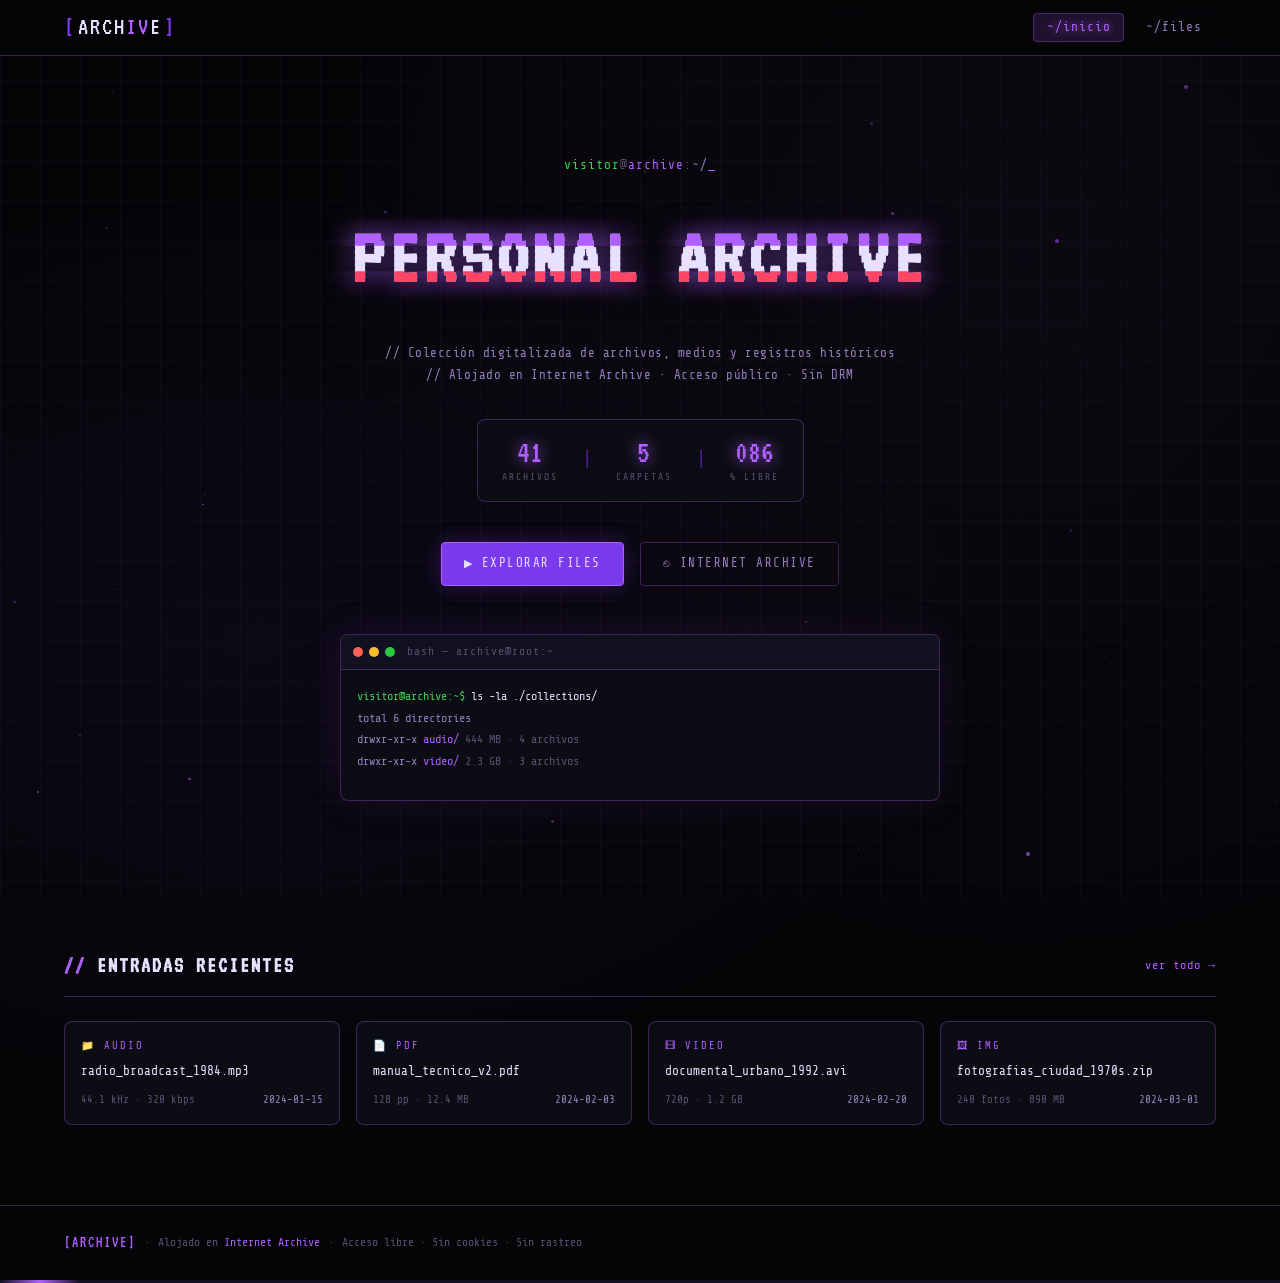
<file: index.html>
<!DOCTYPE html>
<html lang="es">
<head>
  <meta charset="UTF-8" />
  <meta name="viewport" content="width=device-width, initial-scale=1.0" />
  <title>ARCHIVE // ROOT</title>
  <link rel="stylesheet" href="style.css" />
  <!-- Fuente monospace desde Google Fonts -->
  <link href="https://fonts.googleapis.com/css2?family=Share+Tech+Mono&family=VT323&family=Courier+Prime:wght@400;700&display=swap" rel="stylesheet" />
</head>
<body>

  <!-- ═══════════════════════════════════════════
       NAVBAR SUPERIOR
  ═══════════════════════════════════════════ -->
  <nav class="navbar" id="navbar">
    <div class="nav-inner">
      <!-- Logo / nombre del archivo -->
      <a href="index.html" class="nav-logo">
        <span class="logo-bracket">[</span>
        <span class="logo-text">ARCH<span class="logo-accent">IV</span>E</span>
        <span class="logo-bracket">]</span>
      </a>

      <!-- Menú de navegación -->
      <ul class="nav-links">
        <li><a href="index.html" class="nav-link active">~/inicio</a></li>
        <li><a href="files.html" class="nav-link">~/files</a></li>
      </ul>

      <!-- Botón hamburguesa para móvil -->
      <button class="hamburger" id="hamburger" aria-label="Menú">
        <span></span><span></span><span></span>
      </button>
    </div>

    <!-- Menú móvil desplegable -->
    <div class="mobile-menu" id="mobileMenu">
      <a href="index.html" class="mobile-link active">~/inicio</a>
      <a href="files.html" class="mobile-link">~/files</a>
    </div>
  </nav>

  <!-- ═══════════════════════════════════════════
       HERO / PANTALLA PRINCIPAL
  ═══════════════════════════════════════════ -->
  <main class="hero">

    <!-- Rejilla de fondo decorativa -->
    <div class="bg-grid" aria-hidden="true"></div>

    <!-- Partículas de fondo -->
    <div class="particles" id="particles" aria-hidden="true"></div>

    <!-- Contenedor central del hero -->
    <div class="hero-content">

      <!-- Línea de "ruta" al estilo terminal -->
      <p class="terminal-path" id="terminalPath">
        <span class="path-user">visitor</span><span class="path-at">@</span><span class="path-host">archive</span><span class="path-colon">:</span><span class="path-dir">~/</span><span class="cursor-blink">_</span>
      </p>

      <!-- Título principal con animación de glitch -->
      <h1 class="hero-title glitch" data-text="PERSONAL ARCHIVE">
        PERSONAL ARCHIVE
      </h1>

      <!-- Subtítulo descriptivo -->
      <p class="hero-subtitle">
        // Colección digitalizada de archivos, medios y registros históricos<br />
        // Alojado en Internet Archive · Acceso público · Sin DRM
      </p>

      <!-- Estadísticas rápidas tipo dashboard -->
      <div class="stats-row">
        <div class="stat-item">
          <span class="stat-number" data-target="48">00</span>
          <span class="stat-label">ARCHIVOS</span>
        </div>
        <div class="stat-divider">|</div>
        <div class="stat-item">
          <span class="stat-number" data-target="6">0</span>
          <span class="stat-label">CARPETAS</span>
        </div>
        <div class="stat-divider">|</div>
        <div class="stat-item">
          <span class="stat-number" data-target="100">00</span>
          <span class="stat-label">% LIBRE</span>
        </div>
      </div>

      <!-- Botones de acción -->
      <div class="hero-actions">
        <a href="files.html" class="btn btn-primary">
          <span class="btn-icon">▶</span> EXPLORAR FILES
        </a>
        <a href="https://archive.org" target="_blank" rel="noopener" class="btn btn-ghost">
          <span class="btn-icon">⎋</span> INTERNET ARCHIVE
        </a>
      </div>

    </div>

    <!-- Bloque tipo terminal en la parte inferior del hero -->
    <div class="terminal-widget">
      <div class="terminal-header">
        <span class="t-dot t-red"></span>
        <span class="t-dot t-yellow"></span>
        <span class="t-dot t-green"></span>
        <span class="t-title">bash — archive@root:~</span>
      </div>
      <div class="terminal-body" id="terminalBody">
        <!-- Las líneas se inyectan con JS -->
      </div>
    </div>

  </main>

  <!-- ═══════════════════════════════════════════
       SECCIÓN: ÚLTIMAS ENTRADAS
  ═══════════════════════════════════════════ -->
  <section class="recent-section">
    <div class="section-header">
      <h2 class="section-title"><span class="accent">//</span> ENTRADAS RECIENTES</h2>
      <a href="files.html" class="see-all">ver todo →</a>
    </div>

    <div class="recent-grid">
      <!-- Tarjeta reciente 1 -->
      <a href="https://archive.org/details/example-item-1" target="_blank" rel="noopener" class="recent-card">
        <div class="card-type">📁 AUDIO</div>
        <div class="card-name">radio_broadcast_1984.mp3</div>
        <div class="card-meta">
          <span>44.1 kHz · 320 kbps</span>
          <span class="card-date">2024-01-15</span>
        </div>
      </a>

      <!-- Tarjeta reciente 2 -->
      <a href="https://archive.org/details/example-item-2" target="_blank" rel="noopener" class="recent-card">
        <div class="card-type">📄 PDF</div>
        <div class="card-name">manual_tecnico_v2.pdf</div>
        <div class="card-meta">
          <span>128 pp · 12.4 MB</span>
          <span class="card-date">2024-02-03</span>
        </div>
      </a>

      <!-- Tarjeta reciente 3 -->
      <a href="https://archive.org/details/example-item-3" target="_blank" rel="noopener" class="recent-card">
        <div class="card-type">🎞 VIDEO</div>
        <div class="card-name">documental_urbano_1992.avi</div>
        <div class="card-meta">
          <span>720p · 1.2 GB</span>
          <span class="card-date">2024-02-20</span>
        </div>
      </a>

      <!-- Tarjeta reciente 4 -->
      <a href="https://archive.org/details/example-item-4" target="_blank" rel="noopener" class="recent-card">
        <div class="card-type">🖼 IMG</div>
        <div class="card-name">fotografias_ciudad_1970s.zip</div>
        <div class="card-meta">
          <span>240 fotos · 890 MB</span>
          <span class="card-date">2024-03-01</span>
        </div>
      </a>
    </div>
  </section>

  <!-- ═══════════════════════════════════════════
       FOOTER
  ═══════════════════════════════════════════ -->
  <footer class="footer">
    <div class="footer-inner">
      <span class="footer-logo">[ARCHIVE]</span>
      <span class="footer-sep">·</span>
      <span class="footer-text">Alojado en <a href="https://archive.org" target="_blank" rel="noopener">Internet Archive</a></span>
      <span class="footer-sep">·</span>
      <span class="footer-text">Acceso libre · Sin cookies · Sin rastreo</span>
    </div>
    <div class="footer-line">
      <!-- Línea decorativa animada -->
      <div class="scan-line"></div>
    </div>
  </footer>

  <script src="script.js"></script>
</body>
</html>
</file>
<file: style.css>
/* ═══════════════════════════════════════════════════════════════
   ARCHIVE — style.css
   Tema: Oscuro · Cyber · Morado · Monospace
   Compatible con: GitHub Pages (sin backend)
   ═══════════════════════════════════════════════════════════════ */

/* ─── VARIABLES GLOBALES ─── */
:root {
  /* Paleta de colores */
  --bg-base:        #050508;      /* Fondo principal casi negro */
  --bg-surface:     #0c0c14;      /* Tarjetas y superficies */
  --bg-elevated:    #111120;      /* Elementos elevados */
  --bg-hover:       #16162a;      /* Estado hover */

  /* Morados */
  --purple-bright:  #b060ff;      /* Acento principal */
  --purple-mid:     #7c3aed;      /* Acento secundario */
  --purple-dim:     #4c1d95;      /* Acento tenue */
  --purple-glow:    rgba(176, 96, 255, 0.15);  /* Resplandor */
  --purple-border:  rgba(176, 96, 255, 0.3);   /* Bordes */

  /* Texto */
  --text-primary:   #e8e0ff;      /* Texto principal */
  --text-secondary: #9580c0;      /* Texto secundario */
  --text-muted:     #5a5070;      /* Texto apagado */
  --text-accent:    #b060ff;      /* Texto acento */

  /* Estados */
  --green-ok:       #39d353;      /* Verde terminal */
  --red-err:        #ff4466;      /* Rojo error */
  --yellow-warn:    #ffd600;      /* Amarillo advertencia */

  /* Tipografía */
  --font-mono:      'Share Tech Mono', 'Courier Prime', monospace;
  --font-display:   'VT323', monospace;

  /* Espaciado */
  --nav-height:     56px;
  --radius-sm:      4px;
  --radius-md:      8px;
  --radius-lg:      12px;

  /* Transiciones */
  --transition:     150ms cubic-bezier(0.4, 0, 0.2, 1);
  --transition-slow: 300ms cubic-bezier(0.4, 0, 0.2, 1);
}

/* ─── RESET BÁSICO ─── */
*, *::before, *::after {
  box-sizing: border-box;
  margin: 0;
  padding: 0;
}

html {
  scroll-behavior: smooth;
  font-size: 16px;
}

body {
  font-family: var(--font-mono);
  background-color: var(--bg-base);
  color: var(--text-primary);
  min-height: 100vh;
  line-height: 1.6;
  /* Textura de ruido sutil en el fondo */
  background-image:
    radial-gradient(ellipse at 20% 50%, rgba(124, 58, 237, 0.06) 0%, transparent 50%),
    radial-gradient(ellipse at 80% 20%, rgba(176, 96, 255, 0.04) 0%, transparent 50%);
  overflow-x: hidden;
}

/* Scrollbar personalizada */
::-webkit-scrollbar { width: 6px; }
::-webkit-scrollbar-track { background: var(--bg-base); }
::-webkit-scrollbar-thumb { background: var(--purple-mid); border-radius: 3px; }
::-webkit-scrollbar-thumb:hover { background: var(--purple-bright); }

/* Selección de texto */
::selection {
  background: var(--purple-mid);
  color: var(--text-primary);
}

a {
  color: inherit;
  text-decoration: none;
}

ul { list-style: none; }

/* ─── REJILLA DE FONDO DECORATIVA ─── */
.bg-grid {
  position: absolute;
  inset: 0;
  background-image:
    linear-gradient(rgba(176, 96, 255, 0.04) 1px, transparent 1px),
    linear-gradient(90deg, rgba(176, 96, 255, 0.04) 1px, transparent 1px);
  background-size: 40px 40px;
  pointer-events: none;
  z-index: 0;
}

/* ─── CLASE DE ACENTO ─── */
.accent { color: var(--purple-bright); }

/* ─── CURSOR PARPADEANTE ─── */
.cursor-blink {
  color: var(--purple-bright);
  animation: blink 1s step-end infinite;
}

@keyframes blink {
  0%, 100% { opacity: 1; }
  50%       { opacity: 0; }
}

/* ═══════════════════════════════════════════════
   NAVBAR
   ═══════════════════════════════════════════════ */
.navbar {
  position: fixed;
  top: 0; left: 0; right: 0;
  height: var(--nav-height);
  background: rgba(5, 5, 8, 0.85);
  backdrop-filter: blur(12px);
  -webkit-backdrop-filter: blur(12px);
  border-bottom: 1px solid var(--purple-border);
  z-index: 1000;
  /* Animación de entrada */
  animation: slideDown 0.4s ease;
}

@keyframes slideDown {
  from { transform: translateY(-100%); opacity: 0; }
  to   { transform: translateY(0);     opacity: 1; }
}

.nav-inner {
  max-width: 1200px;
  margin: 0 auto;
  padding: 0 1.5rem;
  height: 100%;
  display: flex;
  align-items: center;
  gap: 2rem;
}

/* Logo */
.nav-logo {
  font-family: var(--font-display);
  font-size: 1.6rem;
  letter-spacing: 2px;
  display: flex;
  align-items: center;
  gap: 2px;
  transition: color var(--transition);
  flex-shrink: 0;
}
.logo-bracket { color: var(--purple-mid); }
.logo-text    { color: var(--text-primary); }
.logo-accent  { color: var(--purple-bright); }
.nav-logo:hover { text-shadow: 0 0 12px var(--purple-bright); }

/* Links de nav */
.nav-links {
  display: flex;
  gap: 0.5rem;
  margin-left: auto;
}

.nav-link {
  font-size: 0.8rem;
  color: var(--text-secondary);
  padding: 0.4rem 0.8rem;
  border: 1px solid transparent;
  border-radius: var(--radius-sm);
  transition: all var(--transition);
  letter-spacing: 1px;
}

.nav-link:hover,
.nav-link.active {
  color: var(--purple-bright);
  border-color: var(--purple-border);
  background: var(--purple-glow);
  text-shadow: 0 0 8px var(--purple-bright);
}

/* Botón hamburguesa (móvil) */
.hamburger {
  display: none;
  flex-direction: column;
  gap: 5px;
  background: none;
  border: none;
  cursor: pointer;
  padding: 4px;
  margin-left: auto;
}

.hamburger span {
  display: block;
  width: 22px;
  height: 2px;
  background: var(--text-secondary);
  border-radius: 1px;
  transition: all var(--transition);
}

.hamburger.open span:nth-child(1) { transform: rotate(45deg) translate(5px, 5px); background: var(--purple-bright); }
.hamburger.open span:nth-child(2) { opacity: 0; }
.hamburger.open span:nth-child(3) { transform: rotate(-45deg) translate(5px, -5px); background: var(--purple-bright); }

/* Menú móvil */
.mobile-menu {
  display: none;
  flex-direction: column;
  gap: 0;
  background: var(--bg-surface);
  border-top: 1px solid var(--purple-border);
  padding: 0.5rem 0;
  animation: fadeIn 0.2s ease;
}

.mobile-menu.open { display: flex; }

.mobile-link {
  padding: 0.75rem 1.5rem;
  font-size: 0.85rem;
  color: var(--text-secondary);
  letter-spacing: 1px;
  border-left: 2px solid transparent;
  transition: all var(--transition);
}

.mobile-link:hover,
.mobile-link.active {
  color: var(--purple-bright);
  border-left-color: var(--purple-bright);
  background: var(--purple-glow);
}

/* ═══════════════════════════════════════════════
   HERO — index.html
   ═══════════════════════════════════════════════ */
.hero {
  position: relative;
  min-height: 100vh;
  display: flex;
  flex-direction: column;
  align-items: center;
  justify-content: center;
  padding: calc(var(--nav-height) + 2rem) 1.5rem 2rem;
  overflow: hidden;
}

/* Partículas del fondo */
.particles {
  position: absolute;
  inset: 0;
  pointer-events: none;
  z-index: 0;
}

.particle {
  position: absolute;
  width: 2px;
  height: 2px;
  background: var(--purple-bright);
  border-radius: 50%;
  opacity: 0;
  animation: floatParticle var(--duration, 8s) ease-in-out infinite;
  animation-delay: var(--delay, 0s);
}

@keyframes floatParticle {
  0%   { opacity: 0; transform: translateY(0) scale(1); }
  20%  { opacity: 0.6; }
  80%  { opacity: 0.3; }
  100% { opacity: 0; transform: translateY(-80px) scale(0.5); }
}

/* Contenido del hero */
.hero-content {
  position: relative;
  z-index: 1;
  max-width: 720px;
  width: 100%;
  text-align: center;
  animation: fadeInUp 0.6s ease 0.2s both;
}

@keyframes fadeInUp {
  from { opacity: 0; transform: translateY(20px); }
  to   { opacity: 1; transform: translateY(0); }
}

@keyframes fadeIn {
  from { opacity: 0; }
  to   { opacity: 1; }
}

/* Línea terminal de ruta */
.terminal-path {
  font-size: 0.8rem;
  color: var(--text-muted);
  margin-bottom: 1.2rem;
  letter-spacing: 1px;
}
.path-user   { color: var(--green-ok); }
.path-at     { color: var(--text-muted); }
.path-host   { color: var(--purple-bright); }
.path-colon  { color: var(--text-muted); }
.path-dir    { color: var(--text-secondary); }

/* Título principal con efecto glitch */
.hero-title {
  font-family: var(--font-display);
  font-size: clamp(2.5rem, 8vw, 5rem);
  letter-spacing: 4px;
  color: var(--text-primary);
  text-shadow: 0 0 30px rgba(176, 96, 255, 0.5);
  margin-bottom: 1.2rem;
  position: relative;
}

/* Efecto glitch con pseudoelementos */
.glitch::before,
.glitch::after {
  content: attr(data-text);
  position: absolute;
  top: 0; left: 0; right: 0;
  pointer-events: none;
}

.glitch::before {
  color: var(--purple-bright);
  animation: glitch1 4s infinite;
  clip-path: polygon(0 20%, 100% 20%, 100% 40%, 0 40%);
}

.glitch::after {
  color: var(--red-err);
  animation: glitch2 4s infinite;
  clip-path: polygon(0 60%, 100% 60%, 100% 80%, 0 80%);
}

@keyframes glitch1 {
  0%, 90%, 100% { transform: translate(0); opacity: 0; }
  92%            { transform: translate(-3px, 1px); opacity: 0.8; }
  94%            { transform: translate(3px, -1px); opacity: 0.8; }
  96%            { transform: translate(-1px, 2px); opacity: 0.8; }
}

@keyframes glitch2 {
  0%, 88%, 100% { transform: translate(0); opacity: 0; }
  90%            { transform: translate(3px, -2px); opacity: 0.6; }
  92%            { transform: translate(-3px, 2px); opacity: 0.6; }
}

/* Subtítulo */
.hero-subtitle {
  font-size: 0.78rem;
  color: var(--text-secondary);
  letter-spacing: 0.5px;
  line-height: 1.8;
  margin-bottom: 2rem;
  padding: 0 1rem;
}

/* Estadísticas */
.stats-row {
  display: flex;
  align-items: center;
  justify-content: center;
  gap: 1.5rem;
  margin-bottom: 2.5rem;
  padding: 1rem 1.5rem;
  background: var(--bg-surface);
  border: 1px solid var(--purple-border);
  border-radius: var(--radius-md);
  width: fit-content;
  margin-left: auto;
  margin-right: auto;
}

.stat-item {
  display: flex;
  flex-direction: column;
  align-items: center;
  gap: 2px;
}

.stat-number {
  font-family: var(--font-display);
  font-size: 2rem;
  color: var(--purple-bright);
  text-shadow: 0 0 15px var(--purple-bright);
  line-height: 1;
}

.stat-label {
  font-size: 0.6rem;
  color: var(--text-muted);
  letter-spacing: 2px;
}

.stat-divider {
  color: var(--purple-dim);
  font-size: 1.2rem;
}

/* Botones de acción */
.hero-actions {
  display: flex;
  gap: 1rem;
  justify-content: center;
  flex-wrap: wrap;
  margin-bottom: 3rem;
}

.btn {
  display: inline-flex;
  align-items: center;
  gap: 0.5rem;
  padding: 0.7rem 1.4rem;
  font-family: var(--font-mono);
  font-size: 0.78rem;
  letter-spacing: 1.5px;
  border-radius: var(--radius-sm);
  border: 1px solid;
  cursor: pointer;
  transition: all var(--transition);
  white-space: nowrap;
}

.btn-primary {
  background: var(--purple-mid);
  border-color: var(--purple-bright);
  color: var(--text-primary);
  box-shadow: 0 0 20px rgba(124, 58, 237, 0.3);
}

.btn-primary:hover {
  background: var(--purple-bright);
  box-shadow: 0 0 30px rgba(176, 96, 255, 0.5);
  transform: translateY(-1px);
}

.btn-ghost {
  background: transparent;
  border-color: var(--purple-border);
  color: var(--text-secondary);
}

.btn-ghost:hover {
  border-color: var(--purple-bright);
  color: var(--purple-bright);
  background: var(--purple-glow);
}

.btn-icon { font-size: 0.7rem; }

/* ─── WIDGET TERMINAL ─── */
.terminal-widget {
  position: relative;
  z-index: 1;
  width: 100%;
  max-width: 600px;
  background: var(--bg-surface);
  border: 1px solid var(--purple-border);
  border-radius: var(--radius-md);
  overflow: hidden;
  box-shadow: 0 0 40px rgba(176, 96, 255, 0.1);
  animation: fadeInUp 0.6s ease 0.5s both;
}

.terminal-header {
  display: flex;
  align-items: center;
  gap: 6px;
  padding: 0.5rem 0.75rem;
  background: var(--bg-elevated);
  border-bottom: 1px solid var(--purple-border);
}

.t-dot {
  width: 10px; height: 10px;
  border-radius: 50%;
  flex-shrink: 0;
}
.t-red    { background: #ff5f56; }
.t-yellow { background: #ffbd2e; }
.t-green  { background: #27c93f; }

.t-title {
  font-size: 0.7rem;
  color: var(--text-muted);
  margin-left: 6px;
  letter-spacing: 1px;
}

.terminal-body {
  padding: 1rem;
  font-size: 0.75rem;
  min-height: 130px;
  line-height: 1.8;
}

/* Líneas del terminal con animación de escritura */
.t-line {
  display: block;
  opacity: 0;
  animation: typeIn 0.3s ease forwards;
}

@keyframes typeIn {
  from { opacity: 0; transform: translateX(-4px); }
  to   { opacity: 1; transform: translateX(0); }
}

.t-line .prompt  { color: var(--green-ok); }
.t-line .cmd     { color: var(--text-primary); }
.t-line .output  { color: var(--text-secondary); }
.t-line .success { color: var(--green-ok); }
.t-line .warn    { color: var(--yellow-warn); }
.t-line .purple  { color: var(--purple-bright); }
.t-line .muted   { color: var(--text-muted); }

/* ═══════════════════════════════════════════════
   SECCIÓN ENTRADAS RECIENTES
   ═══════════════════════════════════════════════ */
.recent-section {
  max-width: 1200px;
  margin: 0 auto;
  padding: 3rem 1.5rem;
}

.section-header {
  display: flex;
  align-items: center;
  justify-content: space-between;
  margin-bottom: 1.5rem;
  padding-bottom: 0.75rem;
  border-bottom: 1px solid var(--purple-border);
}

.section-title {
  font-family: var(--font-display);
  font-size: 1.4rem;
  letter-spacing: 2px;
  color: var(--text-primary);
}

.see-all {
  font-size: 0.75rem;
  color: var(--purple-bright);
  letter-spacing: 1px;
  transition: text-shadow var(--transition);
}
.see-all:hover { text-shadow: 0 0 8px var(--purple-bright); }

.recent-grid {
  display: grid;
  grid-template-columns: repeat(auto-fill, minmax(240px, 1fr));
  gap: 1rem;
}

/* Tarjetas recientes */
.recent-card {
  display: block;
  background: var(--bg-surface);
  border: 1px solid var(--purple-border);
  border-radius: var(--radius-md);
  padding: 1rem;
  transition: all var(--transition-slow);
  animation: fadeInUp 0.5s ease both;
}

.recent-card:nth-child(1) { animation-delay: 0.1s; }
.recent-card:nth-child(2) { animation-delay: 0.2s; }
.recent-card:nth-child(3) { animation-delay: 0.3s; }
.recent-card:nth-child(4) { animation-delay: 0.4s; }

.recent-card:hover {
  border-color: var(--purple-bright);
  background: var(--bg-hover);
  transform: translateY(-3px);
  box-shadow: 0 8px 30px rgba(176, 96, 255, 0.15);
}

.card-type {
  font-size: 0.65rem;
  color: var(--purple-bright);
  letter-spacing: 2px;
  margin-bottom: 0.4rem;
}

.card-name {
  font-size: 0.8rem;
  color: var(--text-primary);
  margin-bottom: 0.6rem;
  white-space: nowrap;
  overflow: hidden;
  text-overflow: ellipsis;
}

.card-meta {
  display: flex;
  justify-content: space-between;
  font-size: 0.68rem;
  color: var(--text-muted);
}

.card-date { color: var(--text-secondary); }

/* ═══════════════════════════════════════════════
   FOOTER
   ═══════════════════════════════════════════════ */
.footer {
  border-top: 1px solid var(--purple-border);
  margin-top: 2rem;
}

.footer-inner {
  max-width: 1200px;
  margin: 0 auto;
  padding: 1.5rem;
  display: flex;
  align-items: center;
  flex-wrap: wrap;
  gap: 0.5rem;
  font-size: 0.72rem;
}

.footer-logo {
  color: var(--purple-bright);
  font-family: var(--font-display);
  font-size: 1rem;
  letter-spacing: 2px;
}

.footer-sep  { color: var(--text-muted); }
.footer-text { color: var(--text-muted); }
.footer-text a { color: var(--purple-bright); }
.footer-text a:hover { text-shadow: 0 0 8px var(--purple-bright); }

/* Línea decorativa animada (scan line) */
.footer-line {
  height: 3px;
  background: var(--bg-elevated);
  overflow: hidden;
}

.scan-line {
  height: 100%;
  width: 80px;
  background: linear-gradient(90deg, transparent, var(--purple-bright), transparent);
  animation: scanMove 3s linear infinite;
}

@keyframes scanMove {
  from { transform: translateX(-80px); }
  to   { transform: translateX(calc(100vw + 80px)); }
}

/* ═══════════════════════════════════════════════
   FILES.HTML — ENCABEZADO
   ═══════════════════════════════════════════════ */
.files-header {
  position: relative;
  padding: calc(var(--nav-height) + 2.5rem) 1.5rem 2rem;
  overflow: hidden;
  border-bottom: 1px solid var(--purple-border);
}

.files-header-content {
  position: relative;
  z-index: 1;
  max-width: 1200px;
  margin: 0 auto;
  animation: fadeInUp 0.5s ease;
}

/* Breadcrumb */
.breadcrumb {
  font-size: 0.8rem;
  color: var(--text-muted);
  margin-bottom: 0.8rem;
  letter-spacing: 1px;
}
.bc-link { color: var(--purple-bright); transition: text-shadow var(--transition); }
.bc-link:hover { text-shadow: 0 0 8px var(--purple-bright); }
.bc-sep  { color: var(--text-muted); margin: 0 4px; }
.bc-current { color: var(--text-secondary); }

.files-title {
  font-family: var(--font-display);
  font-size: clamp(1.8rem, 5vw, 3rem);
  letter-spacing: 3px;
  color: var(--text-primary);
  text-shadow: 0 0 20px rgba(176, 96, 255, 0.3);
  margin-bottom: 0.5rem;
}

.files-subtitle {
  font-size: 0.78rem;
  color: var(--text-secondary);
  margin-bottom: 1rem;
}

/* Línea de permisos estilo ls */
.dir-info {
  display: flex;
  gap: 1rem;
  font-size: 0.72rem;
  color: var(--text-muted);
  flex-wrap: wrap;
}

/* ═══════════════════════════════════════════════
   SECCIÓN DE BÚSQUEDA
   ═══════════════════════════════════════════════ */
.search-section {
  padding: 1.5rem;
  border-bottom: 1px solid var(--purple-border);
  position: sticky;
  top: var(--nav-height);
  background: rgba(5, 5, 8, 0.92);
  backdrop-filter: blur(12px);
  z-index: 100;
}

.search-container {
  max-width: 1200px;
  margin: 0 auto;
}

/* Input de búsqueda */
.search-wrapper {
  display: flex;
  align-items: center;
  gap: 0.75rem;
  background: var(--bg-surface);
  border: 1px solid var(--purple-border);
  border-radius: var(--radius-sm);
  padding: 0.6rem 1rem;
  transition: border-color var(--transition), box-shadow var(--transition);
}

.search-wrapper:focus-within {
  border-color: var(--purple-bright);
  box-shadow: 0 0 20px rgba(176, 96, 255, 0.2);
}

.search-icon {
  color: var(--purple-bright);
  font-size: 0.7rem;
  flex-shrink: 0;
}

.search-input {
  flex: 1;
  background: none;
  border: none;
  outline: none;
  font-family: var(--font-mono);
  font-size: 0.85rem;
  color: var(--text-primary);
  letter-spacing: 1px;
}

.search-input::placeholder {
  color: var(--text-muted);
  font-style: italic;
}

.search-shortcut {
  font-size: 0.6rem;
  color: var(--text-muted);
  border: 1px solid var(--text-muted);
  border-radius: 2px;
  padding: 1px 4px;
  flex-shrink: 0;
}

/* Fila de filtros */
.filter-row {
  display: flex;
  align-items: center;
  gap: 0.5rem;
  margin-top: 0.75rem;
  flex-wrap: wrap;
}

.filter-label {
  font-size: 0.68rem;
  color: var(--text-muted);
  letter-spacing: 1px;
}

.filter-btn {
  font-family: var(--font-mono);
  font-size: 0.68rem;
  letter-spacing: 1px;
  padding: 0.25rem 0.6rem;
  background: transparent;
  border: 1px solid var(--text-muted);
  border-radius: 2px;
  color: var(--text-muted);
  cursor: pointer;
  transition: all var(--transition);
  white-space: nowrap;
}

.filter-btn:hover,
.filter-btn.active {
  border-color: var(--purple-bright);
  color: var(--purple-bright);
  background: var(--purple-glow);
}

/* Contador de resultados */
.results-count {
  font-size: 0.68rem;
  color: var(--text-muted);
  margin-top: 0.5rem;
  letter-spacing: 1px;
}

/* ═══════════════════════════════════════════════
   EXPLORADOR DE DIRECTORIOS
   ═══════════════════════════════════════════════ */
.explorer {
  padding: 1.5rem;
}

.explorer-container {
  max-width: 1200px;
  margin: 0 auto;
}

/* Cabecera estilo ls -la */
.dir-header-row {
  display: grid;
  grid-template-columns: 110px 60px 1fr 70px 80px 100px;
  gap: 1rem;
  padding: 0.5rem 1rem;
  font-size: 0.65rem;
  color: var(--text-muted);
  letter-spacing: 2px;
  border-bottom: 1px solid var(--purple-border);
  margin-bottom: 1rem;
}

/* ─── GRID DE CARPETAS ─── */
.folders-grid {
  display: grid;
  grid-template-columns: repeat(auto-fill, minmax(340px, 1fr));
  gap: 1.25rem;
}

/* ─── TARJETA DE CARPETA ─── */
.folder-card {
  background: var(--bg-surface);
  border: 1px solid var(--purple-border);
  border-radius: var(--radius-md);
  overflow: hidden;
  transition: all var(--transition-slow);
  animation: fadeInUp 0.5s ease both;
  cursor: default;
}

/* Animaciones escalonadas de entrada */
.folder-card:nth-child(1) { animation-delay: 0.05s; }
.folder-card:nth-child(2) { animation-delay: 0.10s; }
.folder-card:nth-child(3) { animation-delay: 0.15s; }
.folder-card:nth-child(4) { animation-delay: 0.20s; }
.folder-card:nth-child(5) { animation-delay: 0.25s; }
.folder-card:nth-child(6) { animation-delay: 0.30s; }

.folder-card:hover {
  border-color: var(--purple-bright);
  background: var(--bg-hover);
  transform: translateY(-4px);
  box-shadow:
    0 0 0 1px rgba(176, 96, 255, 0.2),
    0 12px 40px rgba(176, 96, 255, 0.12);
}

/* Línea de brillo superior en hover */
.folder-card::before {
  content: '';
  display: block;
  height: 2px;
  background: linear-gradient(90deg, transparent, var(--purple-bright), transparent);
  opacity: 0;
  transition: opacity var(--transition-slow);
}

.folder-card:hover::before { opacity: 1; }

.folder-card-inner {
  padding: 1.25rem;
}

/* Encabezado de carpeta */
.folder-header {
  display: flex;
  align-items: center;
  gap: 0.6rem;
  margin-bottom: 0.75rem;
  flex-wrap: wrap;
}

.folder-perms {
  font-size: 0.6rem;
  color: var(--text-muted);
  flex-shrink: 0;
}

.folder-icon { font-size: 1rem; flex-shrink: 0; }

.folder-name {
  font-size: 0.95rem;
  color: var(--purple-bright);
  font-weight: bold;
  letter-spacing: 1px;
  flex: 1;
}

.folder-badge {
  font-size: 0.58rem;
  letter-spacing: 2px;
  padding: 2px 6px;
  border: 1px solid var(--purple-border);
  border-radius: 2px;
  color: var(--text-muted);
  background: var(--bg-base);
  flex-shrink: 0;
}

/* Descripción de carpeta */
.folder-desc {
  font-size: 0.72rem;
  color: var(--text-secondary);
  margin-bottom: 1rem;
  line-height: 1.6;
  padding-bottom: 0.75rem;
  border-bottom: 1px dashed rgba(176, 96, 255, 0.15);
}

/* Lista de archivos dentro de la carpeta */
.file-list {
  display: flex;
  flex-direction: column;
  gap: 0.25rem;
  margin-bottom: 1rem;
}

.file-item { width: 100%; }

.file-link {
  display: flex;
  align-items: center;
  gap: 0.5rem;
  padding: 0.35rem 0.5rem;
  border-radius: 3px;
  font-size: 0.73rem;
  color: var(--text-secondary);
  transition: all var(--transition);
  border: 1px solid transparent;
}

.file-link:hover {
  color: var(--text-primary);
  background: var(--purple-glow);
  border-color: rgba(176, 96, 255, 0.2);
  padding-left: 0.75rem;  /* pequeño desplazamiento al hover */
}

.file-icon { font-size: 0.75rem; flex-shrink: 0; }

.file-name {
  flex: 1;
  white-space: nowrap;
  overflow: hidden;
  text-overflow: ellipsis;
}

.file-size {
  font-size: 0.65rem;
  color: var(--text-muted);
  flex-shrink: 0;
}

/* Pie de carpeta */
.folder-footer {
  display: flex;
  justify-content: space-between;
  align-items: center;
  font-size: 0.65rem;
  padding-top: 0.75rem;
  border-top: 1px solid rgba(176, 96, 255, 0.1);
}

.folder-meta { color: var(--text-muted); }
.folder-date { color: var(--text-secondary); }

/* ─── MENSAJE SIN RESULTADOS ─── */
.no-results {
  text-align: center;
  padding: 4rem 1rem;
  color: var(--text-muted);
  animation: fadeIn 0.3s ease;
}

.no-results-icon {
  display: block;
  font-size: 2rem;
  color: var(--yellow-warn);
  margin-bottom: 1rem;
}

.no-results p {
  font-size: 0.85rem;
  margin-bottom: 0.5rem;
  color: var(--text-secondary);
}

.no-results small {
  font-size: 0.72rem;
}

/* ═══════════════════════════════════════════════
   RESPONSIVE — MÓVIL
   ═══════════════════════════════════════════════ */
@media (max-width: 768px) {

  /* Navbar */
  .nav-links       { display: none; }
  .hamburger       { display: flex; }
  .nav-inner       { gap: 1rem; }

  /* Hero */
  .hero { padding-top: calc(var(--nav-height) + 1.5rem); }
  .hero-subtitle   { font-size: 0.72rem; padding: 0; }
  .stats-row       { gap: 1rem; padding: 0.75rem 1rem; }
  .stat-number     { font-size: 1.5rem; }
  .hero-actions    { gap: 0.75rem; }
  .btn             { padding: 0.6rem 1rem; font-size: 0.72rem; }

  /* Recientes */
  .recent-grid     { grid-template-columns: 1fr; }

  /* Cabecera de directorio */
  .dir-header-row  { display: none; } /* Ocultar en móvil */

  /* Grid de carpetas */
  .folders-grid    { grid-template-columns: 1fr; }

  /* Filtros */
  .filter-row      { gap: 0.4rem; }
  .filter-btn      { font-size: 0.62rem; padding: 0.2rem 0.5rem; }

  /* Footer */
  .footer-inner    { justify-content: center; text-align: center; }

  /* Carpetas */
  .folder-perms    { display: none; }
  .folder-card-inner { padding: 1rem; }

  /* Búsqueda sticky */
  .search-section  { padding: 1rem; }
}

@media (max-width: 480px) {
  /* Ajustes para pantallas muy pequeñas */
  .hero-title      { letter-spacing: 2px; }
  .stats-row       { flex-direction: column; gap: 0.75rem; }
  .stat-divider    { display: none; }
  .search-shortcut { display: none; }
}
</file>
